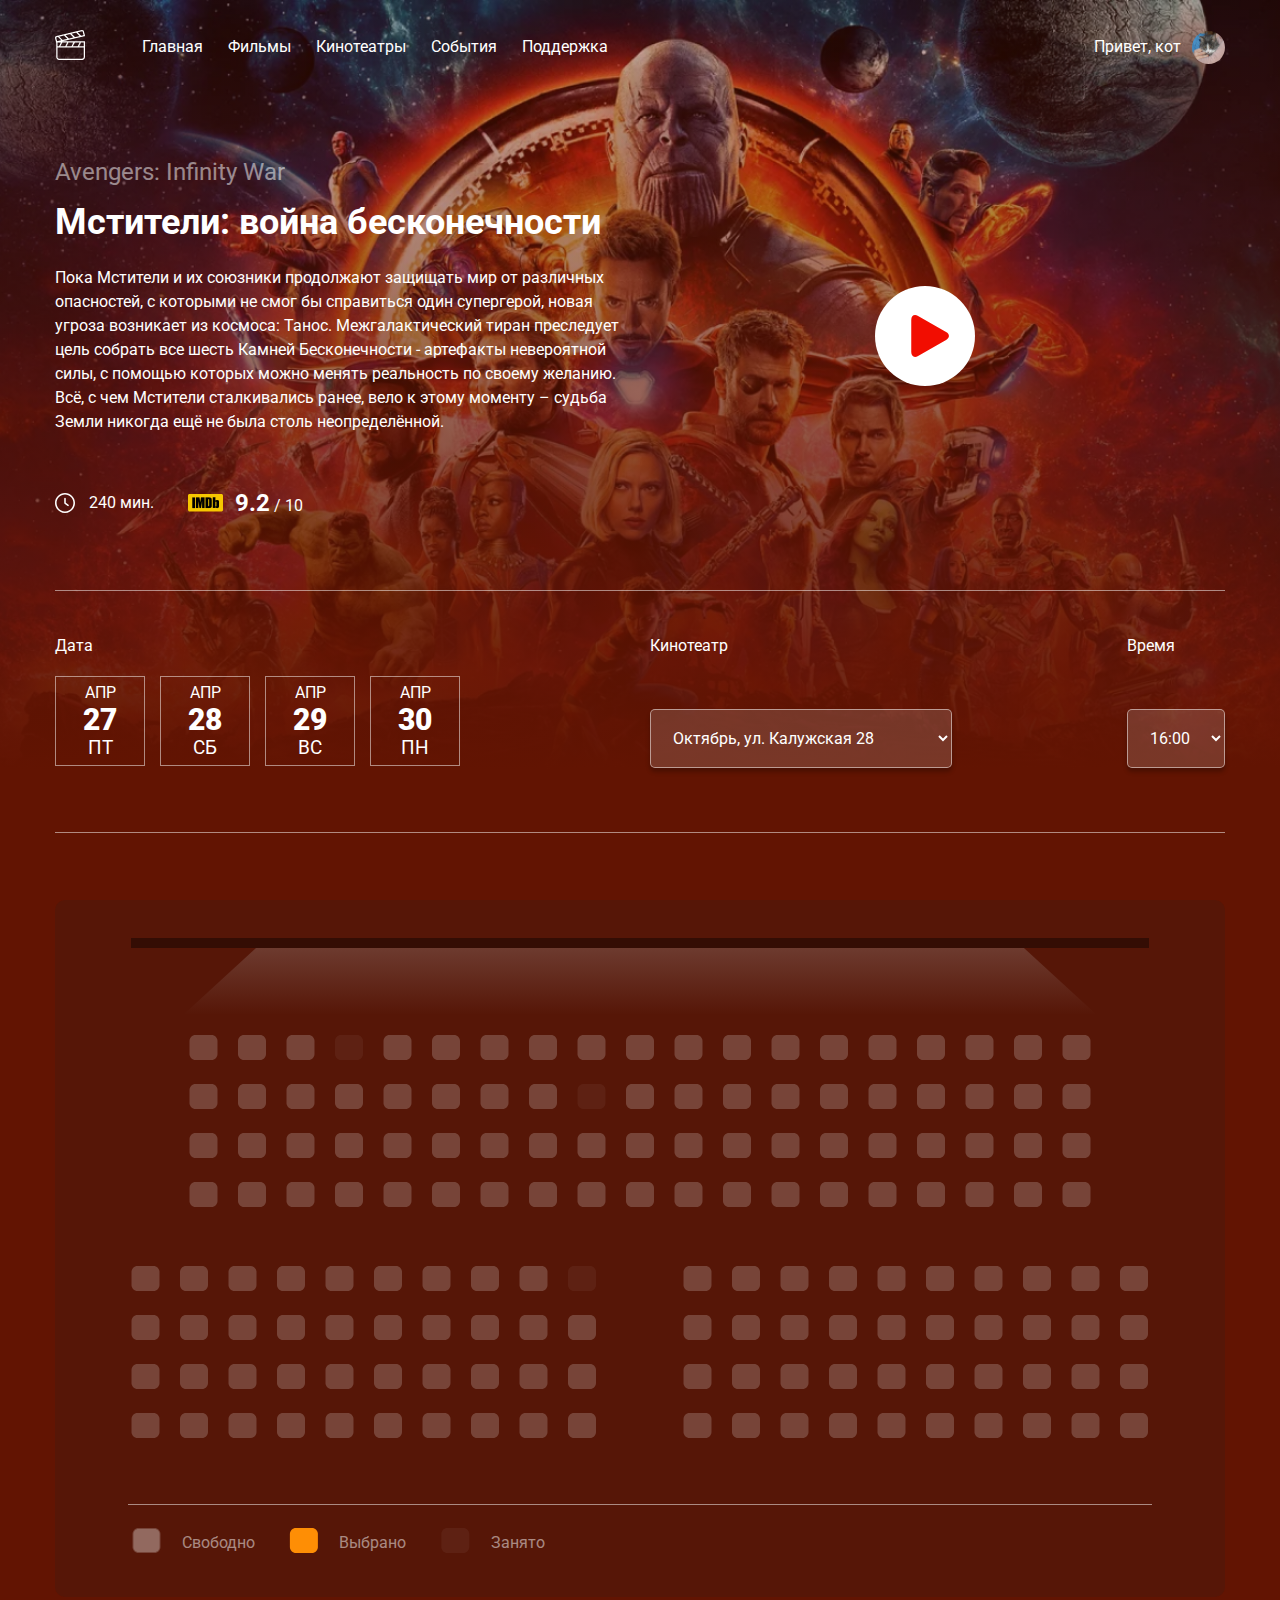
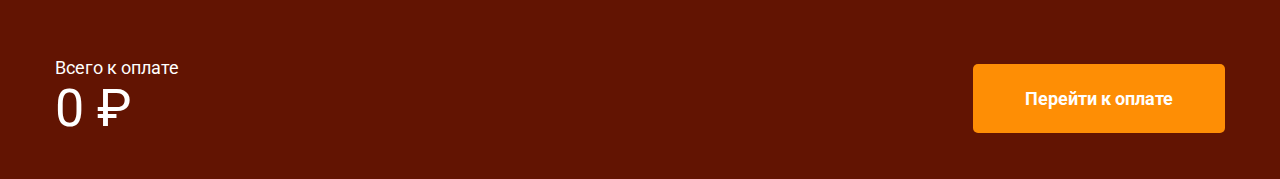
<file: cinema/index.html>
<!DOCTYPE html>
<html lang="en">
<head>
    <meta charset="UTF-8">
    <meta http-equiv="X-UA-Compatible" content="IE=edge">
    <meta name="viewport" content="width=device-width, initial-scale=1.0">
    <title>Cinema</title>
    <link rel="preconnect" href="https://fonts.googleapis.com">
    <link rel="preconnect" href="https://fonts.gstatic.com" crossorigin>
    <link href="https://fonts.googleapis.com/css2?family=Roboto:wght@400;700&display=swap" rel="stylesheet">
    <link rel="stylesheet" href="style/style.css">
    <link rel="stylesheet" href="style/normalize.css">
</head>
<body>
    <header class="header">
        <div class="navbar container">
            <a href="/">
                <img src="img/logo.png" alt="logo">
            </a>
            <nav class="nav">
                <ul class="menu">
                    <li class="menu-ithem">
                        <a href="#" class="menu-link">Главная</a>
                    </li>
                    <li class="menu-ithem">
                        <a href="#" class="menu-link">Фильмы</a>
                    </li>
                    <li class="menu-ithem">
                        <a href="#" class="menu-link">Кинотеатры</a>
                    </li>
                    <li class="menu-ithem">
                        <a href="#" class="menu-link">События</a>
                    </li>
                    <li class="menu-ithem">
                        <a href="#" class="menu-link">Поддержка</a>
                    </li>
                </ul>
            </nav>
            <div class="user">
            <span class="user-text">Привет, кот</span>
            <img src="img/userpic.PNG" alt="userpic" class="userpic">
            </div>
        </div>
            <!-- /.navbar -->
            <div class="film container">
                <div class="film-info">
                    <small class="film-title-small">Avengers: Infinity War</small>
                    <h1 class="film-title">Мстители: война бесконечности</h1>
                    <p class="film-description">Пока Мстители и их союзники продолжают защищать мир от 
                        различных опасностей, с которыми не смог бы справиться один супергерой, новая угроза 
                        возникает из космоса: Танос. Межгалактический тиран преследует цель собрать все шесть 
                        Камней Бесконечности - артефакты невероятной силы, с помощью которых можно менять 
                        реальность по своему желанию. Всё, с чем Мстители сталкивались ранее, вело к этому 
                        моменту – судьба Земли никогда ещё не была столь неопределённой.

                    </p>
                    <div class="film-details">
                        <div class="time">
                            <img src="img/clock 1.svg" alt="clock" class="time-icon">
                            <span class="time-counter">240 мин.</span>
                        </div>
                        <div class="raiting">
                            <img src="img/imdb.png" alt="imdb" class="raiting-icon">
                            <span class="raiting-coutter">
                                <strong class="reiting-current">9.2</strong> / 10
                            </span>
                        </div>
                    </div>
                    <!-- /.film-details -->
                </div>
                <!-- /.film-info -->
                <a href="#" class="film-trailer">
                    <svg width="100" height="100" viewBox="0 0 100 100" fill="none" xmlns="http://www.w3.org/2000/svg">
                        <circle cx="50" cy="50" r="50" fill="white"/>
                        <g clip-path="url(#clip0)">
                        <path d="M43.0758 30.0033C39.3071 27.8416 36.2518 29.6125 36.2518 33.9556V66.0059C36.2518 70.3533 39.3071 72.1219 43.0758 69.9623L71.0893 53.8967C74.8592 51.7342 74.8592 48.2306 71.0893 46.0686L43.0758 30.0033Z" fill="#F20D01"/>
                        </g>
                        <defs>
                        <clipPath id="clip0">
                        <rect width="41.8013" height="41.8013" fill="white" transform="translate(34.1837 29.0816)"/>
                        </clipPath>
                        </defs>
                        </svg>
                        
                </a>
                <!-- /.film-trailer -->
            </div>
            <!-- /.film -->
            <div class="session container">
                <div class="session-date">
                    <span class="session-label">Дата</span>
                    <div class="session-date-block">
                        <div class="session-date-ithem">
                            <span class="session-month">АПР</span>
                            <span class="session-day">27</span>
                            <span class="session-week">ПТ</span>
                        </div>
                        <div class="session-date-ithem">
                            <span class="session-month">АПР</span>
                            <span class="session-day">28</span>
                            <span class="session-week">СБ</span>
                        </div>
                        <div class="session-date-ithem">
                            <span class="session-month">АПР</span>
                            <span class="session-day">29</span>
                            <span class="session-week">ВС</span>
                        </div>
                        <div class="session-date-ithem">
                            <span class="session-month">АПР</span>
                            <span class="session-day">30</span>
                            <span class="session-week">ПН</span>
                        </div>

                    </div>
                </div>
                <!-- /.date -->
                <div class="session-cinema">
                    <span class="session-label">Кинотеатр</span>
                    <select class="select select" name="cinema" >
                        <option value="Октябрь, ул. Калужская 28">Октябрь, ул. Калужская 28</option>
                        <option value="Колбасный, ул. расколбасная 77">Колбасный, ул. расколбасная 77</option>
                        <option value="Шашлычный, ул. Ташкентская 3">Шашлычный, ул. Ташкентская 3</option>
                    </select>
                </div>
                <!-- /.cinema -->
                <div class="session-time">
                    <span class="session-label">Время</span>
                    <select class="select select-time" name="cinema" >
                        <option value="16:00">16:00</option>
                        <option value="19:00">19:00</option>
                        <option value="21:00">21:00</option>
                    </select>
                </div>
                <!-- /.time -->
            </div>
    </header>
    <div class="scheme container">
        <svg class="scheme-svg" width="1170" height="600" viewBox="0 0 1170 600" fill="none" xmlns="http://www.w3.org/2000/svg">
            <path class="light" d="M128 115L201.04 48H968.96L1042 115H128Z" fill="url(#paint0_linear)"/>
            <line x1="76" y1="43" x2="1094" y2="43" stroke="black" stroke-opacity="0.39" stroke-width="10"/>
            <path d="M140.5 135C137.186 135 134.5 137.686 134.5 141V154C134.5 157.314 137.186 160 140.5 160H156.5C159.814 160 162.5 157.314 162.5 154V141C162.5 137.686 159.814 135 156.5 135H140.5Z" />
            <path d="M189 135C185.686 135 183 137.686 183 141V154C183 157.314 185.686 160 189 160H205C208.314 160 211 157.314 211 154V141C211 137.686 208.314 135 205 135H189Z" />
            <path d="M237.5 135C234.186 135 231.5 137.686 231.5 141V154C231.5 157.314 234.186 160 237.5 160H253.5C256.814 160 259.5 157.314 259.5 154V141C259.5 137.686 256.814 135 253.5 135H237.5Z" />
            <path class="booked" d="M286 135C282.686 135 280 137.686 280 141V154C280 157.314 282.686 160 286 160H302C305.314 160 308 157.314 308 154V141C308 137.686 305.314 135 302 135H286Z" />
            <path d="M334.5 135C331.186 135 328.5 137.686 328.5 141V154C328.5 157.314 331.186 160 334.5 160H350.5C353.814 160 356.5 157.314 356.5 154V141C356.5 137.686 353.814 135 350.5 135H334.5Z" />
            <path d="M383 135C379.686 135 377 137.686 377 141V154C377 157.314 379.686 160 383 160H399C402.314 160 405 157.314 405 154V141C405 137.686 402.314 135 399 135H383Z" />
            <path d="M431.5 135C428.186 135 425.5 137.686 425.5 141V154C425.5 157.314 428.186 160 431.5 160H447.5C450.814 160 453.5 157.314 453.5 154V141C453.5 137.686 450.814 135 447.5 135H431.5Z" />
            <path d="M480 135C476.686 135 474 137.686 474 141V154C474 157.314 476.686 160 480 160H496C499.314 160 502 157.314 502 154V141C502 137.686 499.314 135 496 135H480Z" />
            <path d="M528.5 135C525.186 135 522.5 137.686 522.5 141V154C522.5 157.314 525.186 160 528.5 160H544.5C547.814 160 550.5 157.314 550.5 154V141C550.5 137.686 547.814 135 544.5 135H528.5Z" />
            <path d="M577 135C573.686 135 571 137.686 571 141V154C571 157.314 573.686 160 577 160H593C596.314 160 599 157.314 599 154V141C599 137.686 596.314 135 593 135H577Z" />
            <path d="M625.5 135C622.186 135 619.5 137.686 619.5 141V154C619.5 157.314 622.186 160 625.5 160H641.5C644.814 160 647.5 157.314 647.5 154V141C647.5 137.686 644.814 135 641.5 135H625.5Z" />
            <path d="M674 135C670.686 135 668 137.686 668 141V154C668 157.314 670.686 160 674 160H690C693.314 160 696 157.314 696 154V141C696 137.686 693.314 135 690 135H674Z" />
            <path d="M722.5 135C719.186 135 716.5 137.686 716.5 141V154C716.5 157.314 719.186 160 722.5 160H738.5C741.814 160 744.5 157.314 744.5 154V141C744.5 137.686 741.814 135 738.5 135H722.5Z" />
            <path d="M771 135C767.686 135 765 137.686 765 141V154C765 157.314 767.686 160 771 160H787C790.314 160 793 157.314 793 154V141C793 137.686 790.314 135 787 135H771Z" />
            <path d="M819.5 135C816.186 135 813.5 137.686 813.5 141V154C813.5 157.314 816.186 160 819.5 160H835.5C838.814 160 841.5 157.314 841.5 154V141C841.5 137.686 838.814 135 835.5 135H819.5Z" />
            <path d="M868 135C864.686 135 862 137.686 862 141V154C862 157.314 864.686 160 868 160H884C887.314 160 890 157.314 890 154V141C890 137.686 887.314 135 884 135H868Z" />
            <path d="M916.5 135C913.186 135 910.5 137.686 910.5 141V154C910.5 157.314 913.186 160 916.5 160H932.5C935.814 160 938.5 157.314 938.5 154V141C938.5 137.686 935.814 135 932.5 135H916.5Z" />
            <path d="M965 135C961.686 135 959 137.686 959 141V154C959 157.314 961.686 160 965 160H981C984.314 160 987 157.314 987 154V141C987 137.686 984.314 135 981 135H965Z" />
            <path d="M1013.5 135C1010.19 135 1007.5 137.686 1007.5 141V154C1007.5 157.314 1010.19 160 1013.5 160H1029.5C1032.81 160 1035.5 157.314 1035.5 154V141C1035.5 137.686 1032.81 135 1029.5 135H1013.5Z" />
            <path d="M140.5 184C137.186 184 134.5 186.686 134.5 190V203C134.5 206.314 137.186 209 140.5 209H156.5C159.814 209 162.5 206.314 162.5 203V190C162.5 186.686 159.814 184 156.5 184H140.5Z" />
            <path d="M189 184C185.686 184 183 186.686 183 190V203C183 206.314 185.686 209 189 209H205C208.314 209 211 206.314 211 203V190C211 186.686 208.314 184 205 184H189Z" />
            <path d="M237.5 184C234.186 184 231.5 186.686 231.5 190V203C231.5 206.314 234.186 209 237.5 209H253.5C256.814 209 259.5 206.314 259.5 203V190C259.5 186.686 256.814 184 253.5 184H237.5Z" />
            <path d="M286 184C282.686 184 280 186.686 280 190V203C280 206.314 282.686 209 286 209H302C305.314 209 308 206.314 308 203V190C308 186.686 305.314 184 302 184H286Z" />
            <path d="M334.5 184C331.186 184 328.5 186.686 328.5 190V203C328.5 206.314 331.186 209 334.5 209H350.5C353.814 209 356.5 206.314 356.5 203V190C356.5 186.686 353.814 184 350.5 184H334.5Z" />
            <path d="M383 184C379.686 184 377 186.686 377 190V203C377 206.314 379.686 209 383 209H399C402.314 209 405 206.314 405 203V190C405 186.686 402.314 184 399 184H383Z" />
            <path d="M431.5 184C428.186 184 425.5 186.686 425.5 190V203C425.5 206.314 428.186 209 431.5 209H447.5C450.814 209 453.5 206.314 453.5 203V190C453.5 186.686 450.814 184 447.5 184H431.5Z" />
            <path d="M480 184C476.686 184 474 186.686 474 190V203C474 206.314 476.686 209 480 209H496C499.314 209 502 206.314 502 203V190C502 186.686 499.314 184 496 184H480Z" />
            <path class="booked" d="M528.5 184C525.186 184 522.5 186.686 522.5 190V203C522.5 206.314 525.186 209 528.5 209H544.5C547.814 209 550.5 206.314 550.5 203V190C550.5 186.686 547.814 184 544.5 184H528.5Z" />
            <path d="M577 184C573.686 184 571 186.686 571 190V203C571 206.314 573.686 209 577 209H593C596.314 209 599 206.314 599 203V190C599 186.686 596.314 184 593 184H577Z" />
            <path d="M625.5 184C622.186 184 619.5 186.686 619.5 190V203C619.5 206.314 622.186 209 625.5 209H641.5C644.814 209 647.5 206.314 647.5 203V190C647.5 186.686 644.814 184 641.5 184H625.5Z" />
            <path d="M674 184C670.686 184 668 186.686 668 190V203C668 206.314 670.686 209 674 209H690C693.314 209 696 206.314 696 203V190C696 186.686 693.314 184 690 184H674Z" />
            <path d="M722.5 184C719.186 184 716.5 186.686 716.5 190V203C716.5 206.314 719.186 209 722.5 209H738.5C741.814 209 744.5 206.314 744.5 203V190C744.5 186.686 741.814 184 738.5 184H722.5Z" />
            <path d="M771 184C767.686 184 765 186.686 765 190V203C765 206.314 767.686 209 771 209H787C790.314 209 793 206.314 793 203V190C793 186.686 790.314 184 787 184H771Z" />
            <path d="M819.5 184C816.186 184 813.5 186.686 813.5 190V203C813.5 206.314 816.186 209 819.5 209H835.5C838.814 209 841.5 206.314 841.5 203V190C841.5 186.686 838.814 184 835.5 184H819.5Z" />
            <path d="M868 184C864.686 184 862 186.686 862 190V203C862 206.314 864.686 209 868 209H884C887.314 209 890 206.314 890 203V190C890 186.686 887.314 184 884 184H868Z" />
            <path d="M916.5 184C913.186 184 910.5 186.686 910.5 190V203C910.5 206.314 913.186 209 916.5 209H932.5C935.814 209 938.5 206.314 938.5 203V190C938.5 186.686 935.814 184 932.5 184H916.5Z" />
            <path d="M965 184C961.686 184 959 186.686 959 190V203C959 206.314 961.686 209 965 209H981C984.314 209 987 206.314 987 203V190C987 186.686 984.314 184 981 184H965Z" />
            <path d="M1013.5 184C1010.19 184 1007.5 186.686 1007.5 190V203C1007.5 206.314 1010.19 209 1013.5 209H1029.5C1032.81 209 1035.5 206.314 1035.5 203V190C1035.5 186.686 1032.81 184 1029.5 184H1013.5Z" />
            <path d="M140.5 233C137.186 233 134.5 235.686 134.5 239V252C134.5 255.314 137.186 258 140.5 258H156.5C159.814 258 162.5 255.314 162.5 252V239C162.5 235.686 159.814 233 156.5 233H140.5Z" />
            <path d="M189 233C185.686 233 183 235.686 183 239V252C183 255.314 185.686 258 189 258H205C208.314 258 211 255.314 211 252V239C211 235.686 208.314 233 205 233H189Z" />
            <path d="M237.5 233C234.186 233 231.5 235.686 231.5 239V252C231.5 255.314 234.186 258 237.5 258H253.5C256.814 258 259.5 255.314 259.5 252V239C259.5 235.686 256.814 233 253.5 233H237.5Z" />
            <path d="M286 233C282.686 233 280 235.686 280 239V252C280 255.314 282.686 258 286 258H302C305.314 258 308 255.314 308 252V239C308 235.686 305.314 233 302 233H286Z" />
            <path d="M334.5 233C331.186 233 328.5 235.686 328.5 239V252C328.5 255.314 331.186 258 334.5 258H350.5C353.814 258 356.5 255.314 356.5 252V239C356.5 235.686 353.814 233 350.5 233H334.5Z" />
            <path d="M383 233C379.686 233 377 235.686 377 239V252C377 255.314 379.686 258 383 258H399C402.314 258 405 255.314 405 252V239C405 235.686 402.314 233 399 233H383Z" />
            <path d="M431.5 233C428.186 233 425.5 235.686 425.5 239V252C425.5 255.314 428.186 258 431.5 258H447.5C450.814 258 453.5 255.314 453.5 252V239C453.5 235.686 450.814 233 447.5 233H431.5Z" />
            <path d="M480 233C476.686 233 474 235.686 474 239V252C474 255.314 476.686 258 480 258H496C499.314 258 502 255.314 502 252V239C502 235.686 499.314 233 496 233H480Z" />
            <path d="M528.5 233C525.186 233 522.5 235.686 522.5 239V252C522.5 255.314 525.186 258 528.5 258H544.5C547.814 258 550.5 255.314 550.5 252V239C550.5 235.686 547.814 233 544.5 233H528.5Z" />
            <path d="M577 233C573.686 233 571 235.686 571 239V252C571 255.314 573.686 258 577 258H593C596.314 258 599 255.314 599 252V239C599 235.686 596.314 233 593 233H577Z" />
            <path d="M625.5 233C622.186 233 619.5 235.686 619.5 239V252C619.5 255.314 622.186 258 625.5 258H641.5C644.814 258 647.5 255.314 647.5 252V239C647.5 235.686 644.814 233 641.5 233H625.5Z" />
            <path d="M674 233C670.686 233 668 235.686 668 239V252C668 255.314 670.686 258 674 258H690C693.314 258 696 255.314 696 252V239C696 235.686 693.314 233 690 233H674Z" />
            <path d="M722.5 233C719.186 233 716.5 235.686 716.5 239V252C716.5 255.314 719.186 258 722.5 258H738.5C741.814 258 744.5 255.314 744.5 252V239C744.5 235.686 741.814 233 738.5 233H722.5Z" />
            <path d="M771 233C767.686 233 765 235.686 765 239V252C765 255.314 767.686 258 771 258H787C790.314 258 793 255.314 793 252V239C793 235.686 790.314 233 787 233H771Z" />
            <path d="M819.5 233C816.186 233 813.5 235.686 813.5 239V252C813.5 255.314 816.186 258 819.5 258H835.5C838.814 258 841.5 255.314 841.5 252V239C841.5 235.686 838.814 233 835.5 233H819.5Z" />
            <path d="M868 233C864.686 233 862 235.686 862 239V252C862 255.314 864.686 258 868 258H884C887.314 258 890 255.314 890 252V239C890 235.686 887.314 233 884 233H868Z" />
            <path d="M916.5 233C913.186 233 910.5 235.686 910.5 239V252C910.5 255.314 913.186 258 916.5 258H932.5C935.814 258 938.5 255.314 938.5 252V239C938.5 235.686 935.814 233 932.5 233H916.5Z" />
            <path d="M965 233C961.686 233 959 235.686 959 239V252C959 255.314 961.686 258 965 258H981C984.314 258 987 255.314 987 252V239C987 235.686 984.314 233 981 233H965Z" />
            <path d="M1013.5 233C1010.19 233 1007.5 235.686 1007.5 239V252C1007.5 255.314 1010.19 258 1013.5 258H1029.5C1032.81 258 1035.5 255.314 1035.5 252V239C1035.5 235.686 1032.81 233 1029.5 233H1013.5Z" />
            <path d="M140.5 282C137.186 282 134.5 284.686 134.5 288V301C134.5 304.314 137.186 307 140.5 307H156.5C159.814 307 162.5 304.314 162.5 301V288C162.5 284.686 159.814 282 156.5 282H140.5Z" />
            <path d="M189 282C185.686 282 183 284.686 183 288V301C183 304.314 185.686 307 189 307H205C208.314 307 211 304.314 211 301V288C211 284.686 208.314 282 205 282H189Z" />
            <path d="M237.5 282C234.186 282 231.5 284.686 231.5 288V301C231.5 304.314 234.186 307 237.5 307H253.5C256.814 307 259.5 304.314 259.5 301V288C259.5 284.686 256.814 282 253.5 282H237.5Z" />
            <path d="M286 282C282.686 282 280 284.686 280 288V301C280 304.314 282.686 307 286 307H302C305.314 307 308 304.314 308 301V288C308 284.686 305.314 282 302 282H286Z" />
            <path d="M334.5 282C331.186 282 328.5 284.686 328.5 288V301C328.5 304.314 331.186 307 334.5 307H350.5C353.814 307 356.5 304.314 356.5 301V288C356.5 284.686 353.814 282 350.5 282H334.5Z" />
            <path d="M383 282C379.686 282 377 284.686 377 288V301C377 304.314 379.686 307 383 307H399C402.314 307 405 304.314 405 301V288C405 284.686 402.314 282 399 282H383Z" />
            <path d="M431.5 282C428.186 282 425.5 284.686 425.5 288V301C425.5 304.314 428.186 307 431.5 307H447.5C450.814 307 453.5 304.314 453.5 301V288C453.5 284.686 450.814 282 447.5 282H431.5Z" />
            <path d="M480 282C476.686 282 474 284.686 474 288V301C474 304.314 476.686 307 480 307H496C499.314 307 502 304.314 502 301V288C502 284.686 499.314 282 496 282H480Z" />
            <path d="M528.5 282C525.186 282 522.5 284.686 522.5 288V301C522.5 304.314 525.186 307 528.5 307H544.5C547.814 307 550.5 304.314 550.5 301V288C550.5 284.686 547.814 282 544.5 282H528.5Z" />
            <path d="M577 282C573.686 282 571 284.686 571 288V301C571 304.314 573.686 307 577 307H593C596.314 307 599 304.314 599 301V288C599 284.686 596.314 282 593 282H577Z" />
            <path d="M625.5 282C622.186 282 619.5 284.686 619.5 288V301C619.5 304.314 622.186 307 625.5 307H641.5C644.814 307 647.5 304.314 647.5 301V288C647.5 284.686 644.814 282 641.5 282H625.5Z" />
            <path d="M674 282C670.686 282 668 284.686 668 288V301C668 304.314 670.686 307 674 307H690C693.314 307 696 304.314 696 301V288C696 284.686 693.314 282 690 282H674Z" />
            <path d="M722.5 282C719.186 282 716.5 284.686 716.5 288V301C716.5 304.314 719.186 307 722.5 307H738.5C741.814 307 744.5 304.314 744.5 301V288C744.5 284.686 741.814 282 738.5 282H722.5Z" />
            <path d="M771 282C767.686 282 765 284.686 765 288V301C765 304.314 767.686 307 771 307H787C790.314 307 793 304.314 793 301V288C793 284.686 790.314 282 787 282H771Z" />
            <path d="M819.5 282C816.186 282 813.5 284.686 813.5 288V301C813.5 304.314 816.186 307 819.5 307H835.5C838.814 307 841.5 304.314 841.5 301V288C841.5 284.686 838.814 282 835.5 282H819.5Z" />
            <path d="M868 282C864.686 282 862 284.686 862 288V301C862 304.314 864.686 307 868 307H884C887.314 307 890 304.314 890 301V288C890 284.686 887.314 282 884 282H868Z" />
            <path d="M916.5 282C913.186 282 910.5 284.686 910.5 288V301C910.5 304.314 913.186 307 916.5 307H932.5C935.814 307 938.5 304.314 938.5 301V288C938.5 284.686 935.814 282 932.5 282H916.5Z" />
            <path d="M965 282C961.686 282 959 284.686 959 288V301C959 304.314 961.686 307 965 307H981C984.314 307 987 304.314 987 301V288C987 284.686 984.314 282 981 282H965Z" />
            <path d="M1013.5 282C1010.19 282 1007.5 284.686 1007.5 288V301C1007.5 304.314 1010.19 307 1013.5 307H1029.5C1032.81 307 1035.5 304.314 1035.5 301V288C1035.5 284.686 1032.81 282 1029.5 282H1013.5Z" />
            <path d="M82.5 366C79.1863 366 76.5 368.686 76.5 372V385C76.5 388.314 79.1863 391 82.5 391H98.5C101.814 391 104.5 388.314 104.5 385V372C104.5 368.686 101.814 366 98.5 366H82.5Z" />
            <path d="M131 366C127.686 366 125 368.686 125 372V385C125 388.314 127.686 391 131 391H147C150.314 391 153 388.314 153 385V372C153 368.686 150.314 366 147 366H131Z" />
            <path d="M179.5 366C176.186 366 173.5 368.686 173.5 372V385C173.5 388.314 176.186 391 179.5 391H195.5C198.814 391 201.5 388.314 201.5 385V372C201.5 368.686 198.814 366 195.5 366H179.5Z" />
            <path d="M228 366C224.686 366 222 368.686 222 372V385C222 388.314 224.686 391 228 391H244C247.314 391 250 388.314 250 385V372C250 368.686 247.314 366 244 366H228Z" />
            <path d="M276.5 366C273.186 366 270.5 368.686 270.5 372V385C270.5 388.314 273.186 391 276.5 391H292.5C295.814 391 298.5 388.314 298.5 385V372C298.5 368.686 295.814 366 292.5 366H276.5Z" />
            <path d="M325 366C321.686 366 319 368.686 319 372V385C319 388.314 321.686 391 325 391H341C344.314 391 347 388.314 347 385V372C347 368.686 344.314 366 341 366H325Z" />
            <path d="M373.5 366C370.186 366 367.5 368.686 367.5 372V385C367.5 388.314 370.186 391 373.5 391H389.5C392.814 391 395.5 388.314 395.5 385V372C395.5 368.686 392.814 366 389.5 366H373.5Z" />
            <path d="M422 366C418.686 366 416 368.686 416 372V385C416 388.314 418.686 391 422 391H438C441.314 391 444 388.314 444 385V372C444 368.686 441.314 366 438 366H422Z" />
            <path d="M470.5 366C467.186 366 464.5 368.686 464.5 372V385C464.5 388.314 467.186 391 470.5 391H486.5C489.814 391 492.5 388.314 492.5 385V372C492.5 368.686 489.814 366 486.5 366H470.5Z" />
            <path class="booked" d="M519 366C515.686 366 513 368.686 513 372V385C513 388.314 515.686 391 519 391H535C538.314 391 541 388.314 541 385V372C541 368.686 538.314 366 535 366H519Z" />
            <path d="M82.5 415C79.1863 415 76.5 417.686 76.5 421V434C76.5 437.314 79.1863 440 82.5 440H98.5C101.814 440 104.5 437.314 104.5 434V421C104.5 417.686 101.814 415 98.5 415H82.5Z" />
            <path d="M131 415C127.686 415 125 417.686 125 421V434C125 437.314 127.686 440 131 440H147C150.314 440 153 437.314 153 434V421C153 417.686 150.314 415 147 415H131Z" />
            <path d="M179.5 415C176.186 415 173.5 417.686 173.5 421V434C173.5 437.314 176.186 440 179.5 440H195.5C198.814 440 201.5 437.314 201.5 434V421C201.5 417.686 198.814 415 195.5 415H179.5Z" />
            <path d="M228 415C224.686 415 222 417.686 222 421V434C222 437.314 224.686 440 228 440H244C247.314 440 250 437.314 250 434V421C250 417.686 247.314 415 244 415H228Z" />
            <path d="M276.5 415C273.186 415 270.5 417.686 270.5 421V434C270.5 437.314 273.186 440 276.5 440H292.5C295.814 440 298.5 437.314 298.5 434V421C298.5 417.686 295.814 415 292.5 415H276.5Z" />
            <path d="M325 415C321.686 415 319 417.686 319 421V434C319 437.314 321.686 440 325 440H341C344.314 440 347 437.314 347 434V421C347 417.686 344.314 415 341 415H325Z" />
            <path d="M373.5 415C370.186 415 367.5 417.686 367.5 421V434C367.5 437.314 370.186 440 373.5 440H389.5C392.814 440 395.5 437.314 395.5 434V421C395.5 417.686 392.814 415 389.5 415H373.5Z" />
            <path d="M422 415C418.686 415 416 417.686 416 421V434C416 437.314 418.686 440 422 440H438C441.314 440 444 437.314 444 434V421C444 417.686 441.314 415 438 415H422Z" />
            <path d="M470.5 415C467.186 415 464.5 417.686 464.5 421V434C464.5 437.314 467.186 440 470.5 440H486.5C489.814 440 492.5 437.314 492.5 434V421C492.5 417.686 489.814 415 486.5 415H470.5Z" />
            <path d="M519 415C515.686 415 513 417.686 513 421V434C513 437.314 515.686 440 519 440H535C538.314 440 541 437.314 541 434V421C541 417.686 538.314 415 535 415H519Z" />
            <path d="M82.5 464C79.1863 464 76.5 466.686 76.5 470V483C76.5 486.314 79.1863 489 82.5 489H98.5C101.814 489 104.5 486.314 104.5 483V470C104.5 466.686 101.814 464 98.5 464H82.5Z" />
            <path d="M131 464C127.686 464 125 466.686 125 470V483C125 486.314 127.686 489 131 489H147C150.314 489 153 486.314 153 483V470C153 466.686 150.314 464 147 464H131Z" />
            <path d="M179.5 464C176.186 464 173.5 466.686 173.5 470V483C173.5 486.314 176.186 489 179.5 489H195.5C198.814 489 201.5 486.314 201.5 483V470C201.5 466.686 198.814 464 195.5 464H179.5Z" />
            <path d="M228 464C224.686 464 222 466.686 222 470V483C222 486.314 224.686 489 228 489H244C247.314 489 250 486.314 250 483V470C250 466.686 247.314 464 244 464H228Z" />
            <path d="M276.5 464C273.186 464 270.5 466.686 270.5 470V483C270.5 486.314 273.186 489 276.5 489H292.5C295.814 489 298.5 486.314 298.5 483V470C298.5 466.686 295.814 464 292.5 464H276.5Z" />
            <path d="M325 464C321.686 464 319 466.686 319 470V483C319 486.314 321.686 489 325 489H341C344.314 489 347 486.314 347 483V470C347 466.686 344.314 464 341 464H325Z" />
            <path d="M373.5 464C370.186 464 367.5 466.686 367.5 470V483C367.5 486.314 370.186 489 373.5 489H389.5C392.814 489 395.5 486.314 395.5 483V470C395.5 466.686 392.814 464 389.5 464H373.5Z" />
            <path d="M422 464C418.686 464 416 466.686 416 470V483C416 486.314 418.686 489 422 489H438C441.314 489 444 486.314 444 483V470C444 466.686 441.314 464 438 464H422Z" />
            <path d="M470.5 464C467.186 464 464.5 466.686 464.5 470V483C464.5 486.314 467.186 489 470.5 489H486.5C489.814 489 492.5 486.314 492.5 483V470C492.5 466.686 489.814 464 486.5 464H470.5Z" />
            <path d="M519 464C515.686 464 513 466.686 513 470V483C513 486.314 515.686 489 519 489H535C538.314 489 541 486.314 541 483V470C541 466.686 538.314 464 535 464H519Z" />
            <path d="M82.5 513C79.1863 513 76.5 515.686 76.5 519V532C76.5 535.314 79.1863 538 82.5 538H98.5C101.814 538 104.5 535.314 104.5 532V519C104.5 515.686 101.814 513 98.5 513H82.5Z" />
            <path d="M131 513C127.686 513 125 515.686 125 519V532C125 535.314 127.686 538 131 538H147C150.314 538 153 535.314 153 532V519C153 515.686 150.314 513 147 513H131Z" />
            <path d="M179.5 513C176.186 513 173.5 515.686 173.5 519V532C173.5 535.314 176.186 538 179.5 538H195.5C198.814 538 201.5 535.314 201.5 532V519C201.5 515.686 198.814 513 195.5 513H179.5Z" />
            <path d="M228 513C224.686 513 222 515.686 222 519V532C222 535.314 224.686 538 228 538H244C247.314 538 250 535.314 250 532V519C250 515.686 247.314 513 244 513H228Z" />
            <path d="M276.5 513C273.186 513 270.5 515.686 270.5 519V532C270.5 535.314 273.186 538 276.5 538H292.5C295.814 538 298.5 535.314 298.5 532V519C298.5 515.686 295.814 513 292.5 513H276.5Z" />
            <path d="M325 513C321.686 513 319 515.686 319 519V532C319 535.314 321.686 538 325 538H341C344.314 538 347 535.314 347 532V519C347 515.686 344.314 513 341 513H325Z" />
            <path d="M373.5 513C370.186 513 367.5 515.686 367.5 519V532C367.5 535.314 370.186 538 373.5 538H389.5C392.814 538 395.5 535.314 395.5 532V519C395.5 515.686 392.814 513 389.5 513H373.5Z" />
            <path d="M422 513C418.686 513 416 515.686 416 519V532C416 535.314 418.686 538 422 538H438C441.314 538 444 535.314 444 532V519C444 515.686 441.314 513 438 513H422Z" />
            <path d="M470.5 513C467.186 513 464.5 515.686 464.5 519V532C464.5 535.314 467.186 538 470.5 538H486.5C489.814 538 492.5 535.314 492.5 532V519C492.5 515.686 489.814 513 486.5 513H470.5Z" />
            <path d="M519 513C515.686 513 513 515.686 513 519V532C513 535.314 515.686 538 519 538H535C538.314 538 541 535.314 541 532V519C541 515.686 538.314 513 535 513H519Z" />
            <path d="M634.5 366C631.186 366 628.5 368.686 628.5 372V385C628.5 388.314 631.186 391 634.5 391H650.5C653.814 391 656.5 388.314 656.5 385V372C656.5 368.686 653.814 366 650.5 366H634.5Z" />
            <path d="M683 366C679.686 366 677 368.686 677 372V385C677 388.314 679.686 391 683 391H699C702.314 391 705 388.314 705 385V372C705 368.686 702.314 366 699 366H683Z" />
            <path d="M731.5 366C728.186 366 725.5 368.686 725.5 372V385C725.5 388.314 728.186 391 731.5 391H747.5C750.814 391 753.5 388.314 753.5 385V372C753.5 368.686 750.814 366 747.5 366H731.5Z" />
            <path d="M780 366C776.686 366 774 368.686 774 372V385C774 388.314 776.686 391 780 391H796C799.314 391 802 388.314 802 385V372C802 368.686 799.314 366 796 366H780Z" />
            <path d="M828.5 366C825.186 366 822.5 368.686 822.5 372V385C822.5 388.314 825.186 391 828.5 391H844.5C847.814 391 850.5 388.314 850.5 385V372C850.5 368.686 847.814 366 844.5 366H828.5Z" />
            <path d="M877 366C873.686 366 871 368.686 871 372V385C871 388.314 873.686 391 877 391H893C896.314 391 899 388.314 899 385V372C899 368.686 896.314 366 893 366H877Z" />
            <path d="M925.5 366C922.186 366 919.5 368.686 919.5 372V385C919.5 388.314 922.186 391 925.5 391H941.5C944.814 391 947.5 388.314 947.5 385V372C947.5 368.686 944.814 366 941.5 366H925.5Z" />
            <path d="M974 366C970.686 366 968 368.686 968 372V385C968 388.314 970.686 391 974 391H990C993.314 391 996 388.314 996 385V372C996 368.686 993.314 366 990 366H974Z" />
            <path d="M1022.5 366C1019.19 366 1016.5 368.686 1016.5 372V385C1016.5 388.314 1019.19 391 1022.5 391H1038.5C1041.81 391 1044.5 388.314 1044.5 385V372C1044.5 368.686 1041.81 366 1038.5 366H1022.5Z" />
            <path d="M1071 366C1067.69 366 1065 368.686 1065 372V385C1065 388.314 1067.69 391 1071 391H1087C1090.31 391 1093 388.314 1093 385V372C1093 368.686 1090.31 366 1087 366H1071Z" />
            <path d="M634.5 415C631.186 415 628.5 417.686 628.5 421V434C628.5 437.314 631.186 440 634.5 440H650.5C653.814 440 656.5 437.314 656.5 434V421C656.5 417.686 653.814 415 650.5 415H634.5Z" />
            <path d="M683 415C679.686 415 677 417.686 677 421V434C677 437.314 679.686 440 683 440H699C702.314 440 705 437.314 705 434V421C705 417.686 702.314 415 699 415H683Z" />
            <path d="M731.5 415C728.186 415 725.5 417.686 725.5 421V434C725.5 437.314 728.186 440 731.5 440H747.5C750.814 440 753.5 437.314 753.5 434V421C753.5 417.686 750.814 415 747.5 415H731.5Z" />
            <path d="M780 415C776.686 415 774 417.686 774 421V434C774 437.314 776.686 440 780 440H796C799.314 440 802 437.314 802 434V421C802 417.686 799.314 415 796 415H780Z" />
            <path d="M828.5 415C825.186 415 822.5 417.686 822.5 421V434C822.5 437.314 825.186 440 828.5 440H844.5C847.814 440 850.5 437.314 850.5 434V421C850.5 417.686 847.814 415 844.5 415H828.5Z" />
            <path d="M877 415C873.686 415 871 417.686 871 421V434C871 437.314 873.686 440 877 440H893C896.314 440 899 437.314 899 434V421C899 417.686 896.314 415 893 415H877Z" />
            <path d="M925.5 415C922.186 415 919.5 417.686 919.5 421V434C919.5 437.314 922.186 440 925.5 440H941.5C944.814 440 947.5 437.314 947.5 434V421C947.5 417.686 944.814 415 941.5 415H925.5Z" />
            <path d="M974 415C970.686 415 968 417.686 968 421V434C968 437.314 970.686 440 974 440H990C993.314 440 996 437.314 996 434V421C996 417.686 993.314 415 990 415H974Z" />
            <path d="M1022.5 415C1019.19 415 1016.5 417.686 1016.5 421V434C1016.5 437.314 1019.19 440 1022.5 440H1038.5C1041.81 440 1044.5 437.314 1044.5 434V421C1044.5 417.686 1041.81 415 1038.5 415H1022.5Z" />
            <path d="M1071 415C1067.69 415 1065 417.686 1065 421V434C1065 437.314 1067.69 440 1071 440H1087C1090.31 440 1093 437.314 1093 434V421C1093 417.686 1090.31 415 1087 415H1071Z" />
            <path d="M634.5 464C631.186 464 628.5 466.686 628.5 470V483C628.5 486.314 631.186 489 634.5 489H650.5C653.814 489 656.5 486.314 656.5 483V470C656.5 466.686 653.814 464 650.5 464H634.5Z" />
            <path d="M683 464C679.686 464 677 466.686 677 470V483C677 486.314 679.686 489 683 489H699C702.314 489 705 486.314 705 483V470C705 466.686 702.314 464 699 464H683Z" />
            <path d="M731.5 464C728.186 464 725.5 466.686 725.5 470V483C725.5 486.314 728.186 489 731.5 489H747.5C750.814 489 753.5 486.314 753.5 483V470C753.5 466.686 750.814 464 747.5 464H731.5Z" />
            <path d="M780 464C776.686 464 774 466.686 774 470V483C774 486.314 776.686 489 780 489H796C799.314 489 802 486.314 802 483V470C802 466.686 799.314 464 796 464H780Z" />
            <path d="M828.5 464C825.186 464 822.5 466.686 822.5 470V483C822.5 486.314 825.186 489 828.5 489H844.5C847.814 489 850.5 486.314 850.5 483V470C850.5 466.686 847.814 464 844.5 464H828.5Z" />
            <path d="M877 464C873.686 464 871 466.686 871 470V483C871 486.314 873.686 489 877 489H893C896.314 489 899 486.314 899 483V470C899 466.686 896.314 464 893 464H877Z" />
            <path d="M925.5 464C922.186 464 919.5 466.686 919.5 470V483C919.5 486.314 922.186 489 925.5 489H941.5C944.814 489 947.5 486.314 947.5 483V470C947.5 466.686 944.814 464 941.5 464H925.5Z" />
            <path d="M974 464C970.686 464 968 466.686 968 470V483C968 486.314 970.686 489 974 489H990C993.314 489 996 486.314 996 483V470C996 466.686 993.314 464 990 464H974Z" />
            <path d="M1022.5 464C1019.19 464 1016.5 466.686 1016.5 470V483C1016.5 486.314 1019.19 489 1022.5 489H1038.5C1041.81 489 1044.5 486.314 1044.5 483V470C1044.5 466.686 1041.81 464 1038.5 464H1022.5Z" />
            <path d="M1071 464C1067.69 464 1065 466.686 1065 470V483C1065 486.314 1067.69 489 1071 489H1087C1090.31 489 1093 486.314 1093 483V470C1093 466.686 1090.31 464 1087 464H1071Z" />
            <path d="M634.5 513C631.186 513 628.5 515.686 628.5 519V532C628.5 535.314 631.186 538 634.5 538H650.5C653.814 538 656.5 535.314 656.5 532V519C656.5 515.686 653.814 513 650.5 513H634.5Z" />
            <path d="M683 513C679.686 513 677 515.686 677 519V532C677 535.314 679.686 538 683 538H699C702.314 538 705 535.314 705 532V519C705 515.686 702.314 513 699 513H683Z" />
            <path d="M731.5 513C728.186 513 725.5 515.686 725.5 519V532C725.5 535.314 728.186 538 731.5 538H747.5C750.814 538 753.5 535.314 753.5 532V519C753.5 515.686 750.814 513 747.5 513H731.5Z" />
            <path d="M780 513C776.686 513 774 515.686 774 519V532C774 535.314 776.686 538 780 538H796C799.314 538 802 535.314 802 532V519C802 515.686 799.314 513 796 513H780Z" />
            <path d="M828.5 513C825.186 513 822.5 515.686 822.5 519V532C822.5 535.314 825.186 538 828.5 538H844.5C847.814 538 850.5 535.314 850.5 532V519C850.5 515.686 847.814 513 844.5 513H828.5Z" />
            <path d="M877 513C873.686 513 871 515.686 871 519V532C871 535.314 873.686 538 877 538H893C896.314 538 899 535.314 899 532V519C899 515.686 896.314 513 893 513H877Z" />
            <path d="M925.5 513C922.186 513 919.5 515.686 919.5 519V532C919.5 535.314 922.186 538 925.5 538H941.5C944.814 538 947.5 535.314 947.5 532V519C947.5 515.686 944.814 513 941.5 513H925.5Z" />
            <path d="M974 513C970.686 513 968 515.686 968 519V532C968 535.314 970.686 538 974 538H990C993.314 538 996 535.314 996 532V519C996 515.686 993.314 513 990 513H974Z" />
            <path d="M1022.5 513C1019.19 513 1016.5 515.686 1016.5 519V532C1016.5 535.314 1019.19 538 1022.5 538H1038.5C1041.81 538 1044.5 535.314 1044.5 532V519C1044.5 515.686 1041.81 513 1038.5 513H1022.5Z" />
            <path d="M1071 513C1067.69 513 1065 515.686 1065 519V532C1065 535.314 1067.69 538 1071 538H1087C1090.31 538 1093 535.314 1093 532V519C1093 515.686 1090.31 513 1087 513H1071Z" /> 
            <defs>
            <linearGradient id="paint0_linear" x1="585" y1="48" x2="585" y2="115" gradientUnits="userSpaceOnUse">
            <stop stop-color="#C4C4C4" stop-opacity="0.21"/>
            <stop offset="1" stop-color="#C4C4C4" stop-opacity="0"/>
            </linearGradient>
            </defs>
            </svg>
            <div class="legend">
                <div class="legend-free legend-label">
                    <svg width="38" height="32" viewBox="0 0 38 32" fill="none" xmlns="http://www.w3.org/2000/svg">
                        <path d="M5.5 7C5.5 4.23858 7.73858 2 10.5 2H26.5C29.2614 2 31.5 4.23858 31.5 7V20C31.5 22.7614 29.2614 25 26.5 25H10.5C7.73858 25 5.5 22.7614 5.5 20V7Z" />
                        <path d="M10.5 1C7.18629 1 4.5 3.68629 4.5 7V20C4.5 23.3137 7.18629 26 10.5 26H26.5C29.8137 26 32.5 23.3137 32.5 20V7C32.5 3.68629 29.8137 1 26.5 1H10.5Z" />
                        </svg>
                        <span class="legend-free">Свободно</span>
                </div>
                <div class="legeng-active legend-label">
                    <svg width="38" height="32" viewBox="0 0 38 32" fill="none" xmlns="http://www.w3.org/2000/svg">
                        <path class="active" d="M10.8906 1C7.57692 1 4.89062 3.68629 4.89062 7V20C4.89062 23.3137 7.57692 26 10.8906 26H26.8906C30.2043 26 32.8906 23.3137 32.8906 20V7C32.8906 3.68629 30.2043 1 26.8906 1H10.8906Z"/>
                    </svg>
                    <span class="legend-active">Выбрано</span>       
                </div>
                <div class="legend-booked legend-label">
                    <svg width="39" height="32" viewBox="0 0 39 32" fill="none" xmlns="http://www.w3.org/2000/svg">
                        <path class="booked" d="M11.3125 1C7.99879 1 5.3125 3.68629 5.3125 7V20C5.3125 23.3137 7.99879 26 11.3125 26H27.3125C30.6262 26 33.3125 23.3137 33.3125 20V7C33.3125 3.68629 30.6262 1 27.3125 1H11.3125Z" />
                    </svg>
                    <span class="legend-booked">Занято</span>
                </div>
            </div>        
    </div>
    <!-- /.scheme -->
    <div class="price container">
        
        <div class="price-tag">
            <span class="pice-label">Всего к оплате</span>
            <span class="price-total">0</span>
           <span class="ruble">₽</span> 
        </div>
        <!-- /.price-tag -->
        <a href="#" class="button button-pay">Перейти к оплате</a>
    </div>
    <!-- /.price -->
    <script src="js/scripts.js"></script>
</body>
</html>
</file>
<file: cinema/style/style.css>
* {
    box-sizing: border-box;
}

body {
    background-color: #621402;
    font-family: 'Roboto', sans-serif;
    color: #fff;
}

.header {
    background: linear-gradient(180deg, rgba(98, 20, 2, 0.31) 0%, #621402 85.62%), url('../img/bg.png') no-repeat center top /cover;
    min-height: 100vh;

}

.navbar {
    display: flex;
    align-items: center;
    padding-top: 30px;
    padding-bottom: 30px;
}

.container {
    max-width: 1170px;
    margin: auto;
}

.menu {
    list-style-type: none;
    display: flex;
    margin: 0;
    padding-left: 57px;
}

.menu-ithem {
    margin-right: 25px;

}

.menu-link {
    color: #fff;
    text-decoration: none;

}

.user{
margin-left: auto;
display: flex;
align-items: center;
}

.user-text {
    color: #fff;
    margin-right: 11px;
}

.userpic {
    height: 33px;
    width: 33px;
    border-radius: 50%;
}

.film {
    margin-top: 60px;
    color:#fff;
    display: flex;
    align-items: center;
}

.film-title-small {
    opacity: 0.5;
    font-size: 24px;
    line-height: 150%;
}

.film-title {
    font-size: 36px;
    line-height: 42px;
    margin-top: 11px;
    margin-bottom: 23px;
}

.film-description {
    font-size: 16px;
    line-height: 150%;
    max-width: 570px;
}

.film-trailer {
    margin: auto;
}

.film-details {
    display: flex;
    align-items: center;
    margin-top: 51px;
}

.time {
    display: flex;
    align-items: center;
}

.time-icon {
    margin-right: 14px;
}

.raiting {
    display: flex;
    align-items: center;
    margin-left: 34px;
}

.raiting-icon {
    margin-right: 12px;
}

.reiting-current {
    font-size: 24px;
    line-height: 150%;
}

.session {
    margin-top: 69px;
    padding-top: 46px;
    padding-bottom: 64px;
    border-top: 1px solid rgba(255, 255, 255, 0.5);
    border-bottom: 1px solid rgba(255, 255, 255, 0.5);
    display: flex;
    justify-content: space-between;
    align-items: flex-start;
}

.session-date-block {
    display: flex;
}

.session-date-ithem {
    cursor: pointer;
    display: flex;
    flex-direction: column;
    align-items: center;
    justify-content: center;
    border: 1px solid #FFFFFF80;
    text-align: center;
    width: 90px;
    height: 90px;
    transform: background-color 0.2s;
    margin-right: 15px;
}

.session-label {
    display: flex;
    margin-bottom: 20px;
}

.session-month {
    font-size: 16px;
    line-height: 19px;
}

.session-day {
    font-weight: 900;
    font-size: 30px;
    line-height: 35px;
}

.session-week {
    font-size: 19px;
    line-height: 22px;
}

.session-date-ithem:hover {
    background-color: #FE8E05;
    color: #621402;
}

.select {
    background: rgba(255, 255, 255, 0.15);
    border: 1px solid rgba(255, 255, 255, 0.5);
    box-shadow: 0px 4px 4px rgba(0, 0, 0, 0.25);
    border-radius: 5px;
    color: #fff;
    padding: 18px;
    cursor: pointer;
    margin-top: 33px;
    
}

.select-cinema {
    min-width: 470px;
}

.scheme {
    margin-bottom: 40px;
    background: rgba(36, 36, 36, 0.18);
    border-radius: 10px;
}

.scheme path:not(.light) {
    fill: rgba(255, 255, 255, 0.2);
    cursor: pointer;
}

.scheme path:not(.light):hover {
    fill: rgba(255, 255, 255, 0.5);
}

.scheme path.booked,
.scheme path.booked:hover
 {
    fill: rgba(255, 255, 255, 0.05);
    cursor: not-allowed;
}

.scheme path.active,
.scheme path.active:hover
 {
    fill: #FE8E05;
 }

.legend {
    display: flex;
    align-items: center;
    max-width: 1024px;
    margin: auto;
    border-top: 1px solid rgba(255, 255, 255, 0.5);
    padding-top: 22px;
    padding-bottom: 38px;
}

.legend-label {
    display: flex;
    align-items: center;
    margin-right: 30px;
    color: rgba(255, 255, 255, 0.5);
}

.legend svg {
    margin-right: 16px;
}

.price {
    padding-top: 20px;
    padding-bottom: 40px;
    display: flex;
    align-items: center;
    justify-content: space-between;
}

.pice-label {
    display: block;
    font-size: 18px;
    line-height: 21px;
}

.price-tag {
    font-size: 52px;
    line-height: 61px;
}

.button {
    display: block;
    background: #FE8E05;
    border-radius: 5px;
    color: #fff;
    font-weight: bold;
    font-size: 18px;
    line-height: 21px;
    padding: 24px 52px;
    text-decoration: none;
}
</file>
